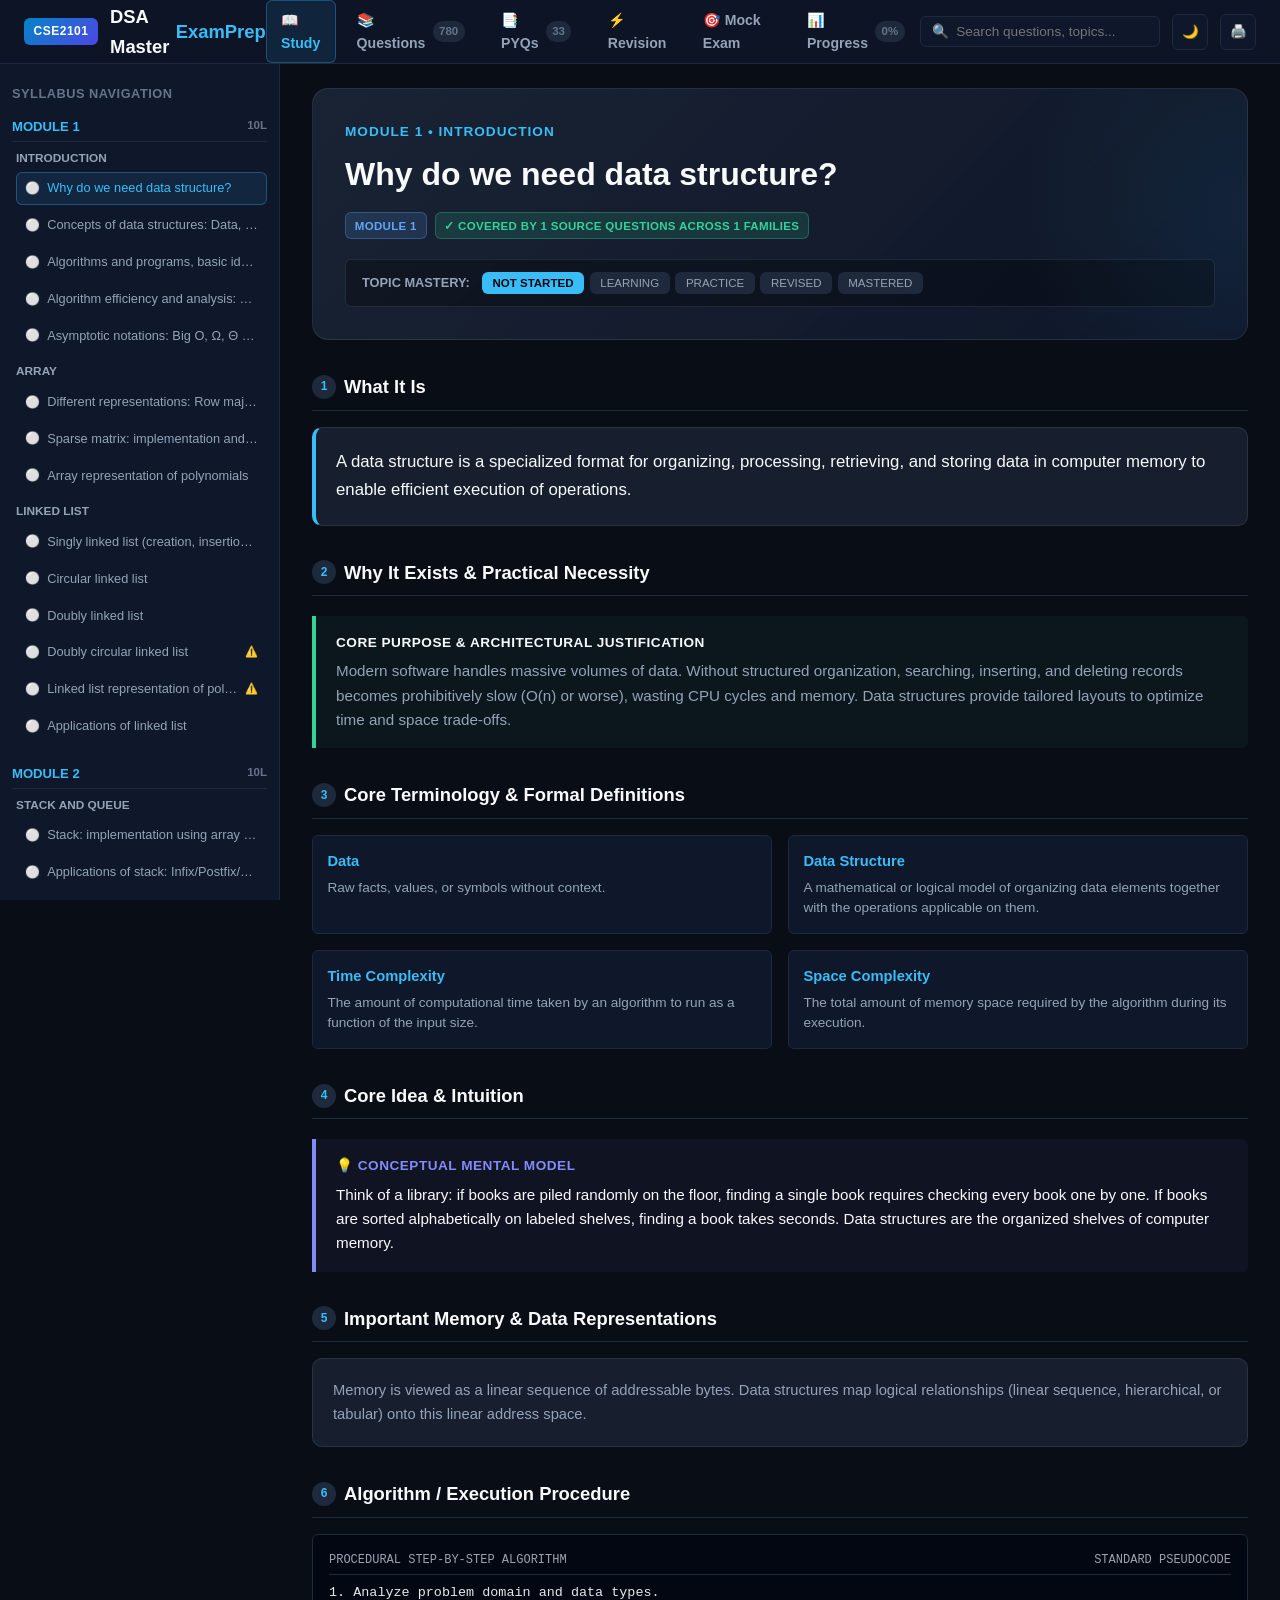
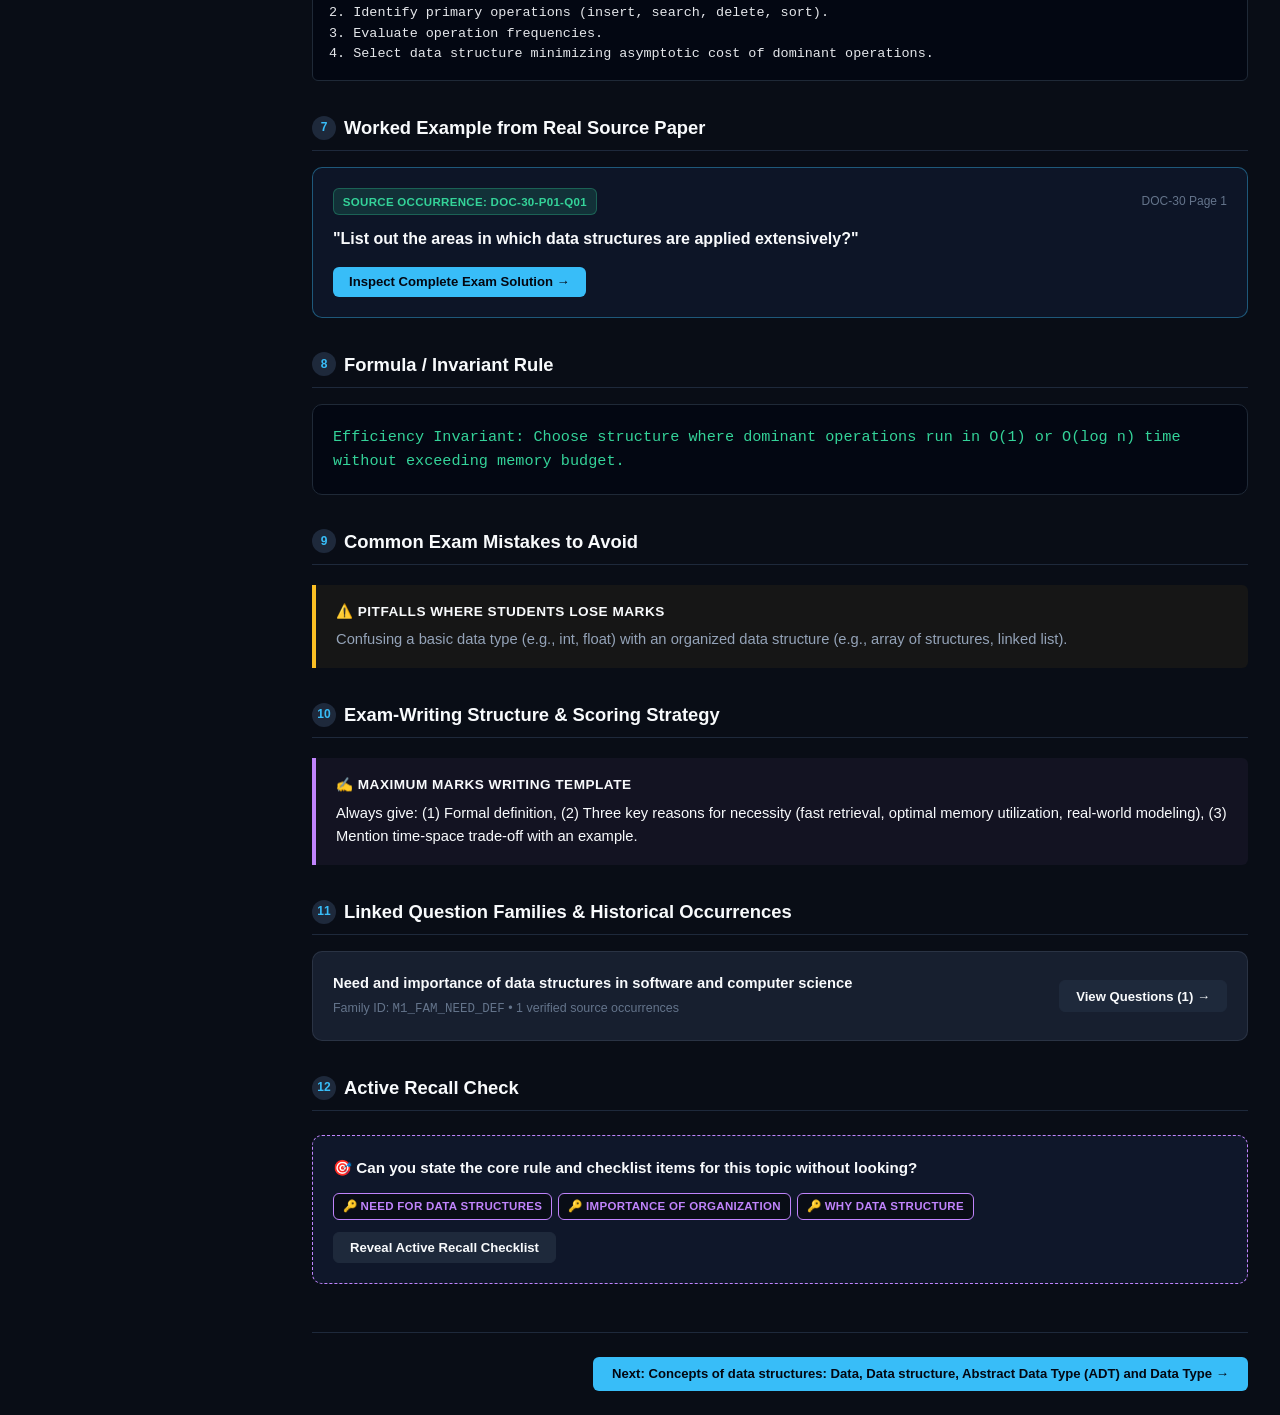
<file: web/index.html>
<!DOCTYPE html>
<html lang="en" data-theme="dark">
<head>
  <meta charset="UTF-8">
  <meta name="viewport" content="width=device-width, initial-scale=1.0">
  <title>CSE2101 / CSEN2101 DSA — Master Exam-Eve Preparation System</title>
  <meta name="description" content="Complete, source-grounded exam preparation digital textbook and question bank for CSE2101 Data Structures & Algorithms.">
  <link rel="stylesheet" href="styles/main.css">
  <link rel="stylesheet" href="styles/components.css">
</head>
<body>
  <!-- Header Bar -->
  <header class="app-header">
    <div class="brand">
      <span class="brand-badge">CSE2101</span>
      <div class="brand-title">DSA Master <span>ExamPrep</span></div>
    </div>

    <!-- Navigation Menu -->
    <nav aria-label="Main Navigation">
      <ul class="nav-menu">
        <li>
          <a class="nav-link active" data-tab="study" id="nav-study">
            📖 Study
          </a>
        </li>
        <li>
          <a class="nav-link" data-tab="questions" id="nav-questions">
            📚 Questions <span class="badge-counter" id="badge-question-count">780</span>
          </a>
        </li>
        <li>
          <a class="nav-link" data-tab="pyq" id="nav-pyq">
            📑 PYQs <span class="badge-counter" id="badge-pyq-count">27</span>
          </a>
        </li>
        <li>
          <a class="nav-link" data-tab="revision" id="nav-revision">
            ⚡ Revision
          </a>
        </li>
        <li>
          <a class="nav-link" data-tab="mock" id="nav-mock">
            🎯 Mock Exam
          </a>
        </li>
        <li>
          <a class="nav-link" data-tab="progress" id="nav-progress">
            📊 Progress <span class="badge-counter" id="badge-progress-pct">0%</span>
          </a>
        </li>
      </ul>
    </nav>

    <!-- Header Actions -->
    <div class="header-actions">
      <div class="search-box-header">
        <span class="search-icon">🔍</span>
        <input type="text" id="global-search-input" placeholder="Search questions, topics..." aria-label="Global search">
      </div>
      <button class="btn-icon" id="btn-theme-toggle" title="Toggle Dark/Light Mode" aria-label="Toggle theme">
        <span id="theme-icon">🌙</span>
      </button>
      <button class="btn-icon" id="btn-print" title="Print Current View" aria-label="Print view">
        <span>🖨️</span>
      </button>
    </div>
  </header>

  <!-- App Main Container -->
  <div class="app-container">
    <!-- Contextual Sidebar -->
    <aside class="sidebar" id="app-sidebar">
      <div id="sidebar-study-content">
        <div style="font-size: 0.8rem; font-weight: 700; text-transform: uppercase; color: var(--text-muted); margin-bottom: 0.75rem; letter-spacing: 0.5px;">
          Syllabus Navigation
        </div>
        <div id="syllabus-tree-container">
          <!-- Populated by study.js -->
        </div>
      </div>

      <div id="sidebar-filter-content" style="display: none;">
        <!-- Populated for question filtering -->
      </div>
    </aside>

    <!-- Main Content Area -->
    <main class="main-content" id="main-viewport">
      <!-- 1. STUDY VIEW -->
      <section class="view-panel active" id="panel-study">
        <div id="study-topic-container">
          <!-- Populated by study.js -->
          <div style="text-align: center; padding: 3rem; color: var(--text-muted);">
            Loading authoritative syllabus and textbook content...
          </div>
        </div>
      </section>

      <!-- 2. QUESTIONS VIEW -->
      <section class="view-panel" id="panel-questions">
        <div class="card" style="margin-bottom: 1.5rem;">
          <div class="card-header">
            <div>
              <h2 class="card-title">Verified Source Question Bank</h2>
              <p style="font-size: 0.85rem; color: var(--text-secondary); margin-top: 0.25rem;">
                Every practice question originates from the 1,260 real source occurrences. Zero synthetic questions.
              </p>
            </div>
            <div style="display: flex; gap: 0.5rem; flex-wrap: wrap;" id="scope-summary-badges">
              <span class="badge badge-in-scope">780 In Scope</span>
              <span class="badge badge-out-of-scope">479 Out of Scope</span>
              <span class="badge badge-ambiguous">1 Ambiguous</span>
            </div>
          </div>

          <!-- Question Filters -->
          <div style="display: grid; grid-template-columns: repeat(auto-fit, minmax(180px, 1fr)); gap: 0.75rem; margin-top: 1rem; padding-top: 1rem; border-top: 1px solid var(--border-subtle);">
            <div>
              <label style="font-size: 0.75rem; font-weight: 700; color: var(--text-muted); display: block; margin-bottom: 0.25rem;">MODULE</label>
              <select id="filter-module" style="width: 100%; padding: 0.45rem; background: var(--bg-secondary); border: 1px solid var(--border-subtle); color: var(--text-primary); border-radius: var(--radius-sm);">
                <option value="ALL">All Modules</option>
                <option value="MODULE_1">Module 1 (Arrays & Linked Lists)</option>
                <option value="MODULE_2">Module 2 (Stacks, Queues & Recursion)</option>
                <option value="MODULE_4">Module 4 (Sorting & Searching)</option>
              </select>
            </div>

            <div>
              <label style="font-size: 0.75rem; font-weight: 700; color: var(--text-muted); display: block; margin-bottom: 0.25rem;">SCOPE</label>
              <select id="filter-scope" style="width: 100%; padding: 0.45rem; background: var(--bg-secondary); border: 1px solid var(--border-subtle); color: var(--text-primary); border-radius: var(--radius-sm);">
                <option value="IN_SCOPE" selected>In Scope Only (780)</option>
                <option value="OUT_OF_SCOPE">Out of Scope (479)</option>
                <option value="AMBIGUOUS">Ambiguous (1)</option>
                <option value="ALL">All Occurrences (1,260)</option>
              </select>
            </div>

            <div>
              <label style="font-size: 0.75rem; font-weight: 700; color: var(--text-muted); display: block; margin-bottom: 0.25rem;">RECURRENCE TIER</label>
              <select id="filter-tier" style="width: 100%; padding: 0.45rem; background: var(--bg-secondary); border: 1px solid var(--border-subtle); color: var(--text-primary); border-radius: var(--radius-sm);">
                <option value="ALL">All Recurrence Tiers</option>
                <option value="HIGH">High Recurrence (15+ occurrences)</option>
                <option value="MODERATE">Moderate (5-14 occurrences)</option>
                <option value="SPORADIC">Sporadic (1-4 occurrences)</option>
              </select>
            </div>

            <div>
              <label style="font-size: 0.75rem; font-weight: 700; color: var(--text-muted); display: block; margin-bottom: 0.25rem;">SEARCH</label>
              <input type="text" id="filter-search" placeholder="Search question text..." style="width: 100%; padding: 0.45rem 0.6rem; background: var(--bg-secondary); border: 1px solid var(--border-subtle); color: var(--text-primary); border-radius: var(--radius-sm);">
            </div>
          </div>
        </div>

        <div id="questions-list-container">
          <!-- Populated by questions.js -->
        </div>
      </section>

      <!-- 3. PYQ VIEW -->
      <section class="view-panel" id="panel-pyq">
        <div class="card" style="margin-bottom: 1.5rem;">
          <div class="card-header">
            <div>
              <h2 class="card-title">Historical Past-Year Exam Papers (PYQs)</h2>
              <p style="font-size: 0.85rem; color: var(--text-secondary); margin-top: 0.25rem;">
                Browse original exam question papers preserved in their exact historical structure.
              </p>
            </div>
            <div style="display: flex; gap: 0.5rem;">
              <select id="pyq-paper-select" style="padding: 0.45rem 0.8rem; background: var(--bg-secondary); border: 1px solid var(--border-subtle); color: var(--text-primary); border-radius: var(--radius-sm); font-weight: 600;">
                <!-- Populated by pyq.js -->
              </select>
            </div>
          </div>
        </div>

        <div id="pyq-content-container">
          <!-- Populated by pyq.js -->
        </div>
      </section>

      <!-- 4. REVISION VIEW -->
      <section class="view-panel" id="panel-revision">
        <div class="card" style="margin-bottom: 1.5rem;">
          <div class="card-header">
            <div>
              <h2 class="card-title">⚡ Rapid Exam Revision Engine</h2>
              <p style="font-size: 0.85rem; color: var(--text-secondary); margin-top: 0.25rem;">
                Tailored for exam eve: zero-fluff formulas, triggers, complexity tables, and common traps.
              </p>
            </div>
            <div style="display: flex; gap: 0.5rem;" class="status-pill-group">
              <button class="status-pill active" data-rev-mode="5min" id="btn-rev-5min">5-Min Final Look</button>
              <button class="status-pill" data-rev-mode="15min" id="btn-rev-15min">15-Min Comparisons</button>
              <button class="status-pill" data-rev-mode="30min" id="btn-rev-30min">30-Min High-Yield</button>
            </div>
          </div>
        </div>

        <div id="revision-content-container">
          <!-- Populated by revision.js -->
        </div>
      </section>

      <!-- 5. MOCK EXAM VIEW -->
      <section class="view-panel" id="panel-mock">
        <div class="card" style="margin-bottom: 1.5rem;">
          <div class="card-header">
            <div>
              <h2 class="card-title">🎯 Exam Simulator & Timed Practice</h2>
              <p style="font-size: 0.85rem; color: var(--text-secondary); margin-top: 0.25rem;">
                Practice under real exam conditions using verified source questions. Zero fabricated items.
              </p>
            </div>
            <div id="mock-timer-display" style="font-family: var(--font-mono); font-size: 1.25rem; font-weight: 700; color: var(--accent-cyan); background: var(--bg-tertiary); padding: 0.35rem 0.85rem; border-radius: var(--radius-sm); border: 1px solid var(--border-subtle);">
              45:00
            </div>
          </div>
        </div>

        <div id="mock-content-container">
          <!-- Populated by mock.js -->
        </div>
      </section>

      <!-- 6. PROGRESS VIEW -->
      <section class="view-panel" id="panel-progress">
        <div class="card" style="margin-bottom: 1.5rem;">
          <div class="card-header">
            <div>
              <h2 class="card-title">📊 Master Syllabus Checklist & Mastery Tracking</h2>
              <p style="font-size: 0.85rem; color: var(--text-secondary); margin-top: 0.25rem;">
                Tracks your learning state across all 31 syllabus topics. Persisted in localStorage.
              </p>
            </div>
            <button class="btn-reveal" id="btn-reset-progress" style="background: rgba(239, 68, 68, 0.15); color: #f87171; border-color: rgba(239, 68, 68, 0.3);">
              Reset Progress
            </button>
          </div>

          <div style="margin: 1rem 0;">
            <div style="display: flex; justify-content: space-between; font-size: 0.85rem; font-weight: 600; margin-bottom: 0.35rem;">
              <span>Overall Syllabus Mastery</span>
              <span id="progress-percent-label">0% Complete (0 / 31 Topics Mastered)</span>
            </div>
            <div class="progress-bar-container">
              <div class="progress-bar-fill" id="progress-bar-master" style="width: 0%;"></div>
            </div>
          </div>
        </div>

        <div id="progress-tree-container">
          <!-- Populated by progress.js -->
        </div>
      </section>
    </main>
  </div>

  <!-- Global Question Solution Modal -->
  <div class="modal-backdrop" id="solution-modal" role="dialog" aria-modal="true" aria-labelledby="modal-q-title">
    <div class="modal-container">
      <div class="modal-header">
        <div>
          <span class="badge badge-module" id="modal-q-module">MODULE 1</span>
          <span class="badge badge-in-scope" id="modal-q-id" style="margin-left: 0.5rem;">DOC-01-P01-Q01</span>
        </div>
        <button class="btn-close" id="btn-modal-close" aria-label="Close modal">&times;</button>
      </div>
      <div class="modal-body" id="modal-body-content">
        <!-- Populated dynamically when question clicked -->
      </div>
    </div>
  </div>

  <!-- Scripts -->
  <script src="js/app.js"></script>
  <script src="js/study.js"></script>
  <script src="js/questions.js"></script>
  <script src="js/pyq.js"></script>
  <script src="js/revision.js"></script>
  <script src="js/mock.js"></script>
  <script src="js/progress.js"></script>
</body>
</html>
</file>
<file: web/styles/main.css>
/* ==========================================================================
   CSE2101 DSA EXAM PREPARATION SYSTEM - CORE DESIGN SYSTEM & STYLES
   ========================================================================== */

:root {
  /* Color Palette - Premium Dark Textbook */
  --bg-primary: #090d16;
  --bg-secondary: #0f172a;
  --bg-tertiary: #1e293b;
  --bg-card: rgba(30, 41, 59, 0.7);
  --bg-hover: #334155;
  --bg-accent: rgba(56, 189, 248, 0.1);

  --border-subtle: #1e293b;
  --border-focus: #38bdf8;
  --border-card: rgba(148, 163, 184, 0.15);

  --text-primary: #f8fafc;
  --text-secondary: #94a3b8;
  --text-muted: #64748b;
  --text-accent: #38bdf8;
  --text-success: #34d399;
  --text-warning: #fbbf24;
  --text-danger: #f87171;

  --accent-cyan: #38bdf8;
  --accent-blue: #60a5fa;
  --accent-indigo: #818cf8;
  --accent-purple: #c084fc;
  --accent-emerald: #34d399;
  --accent-amber: #fbbf24;

  /* Typography */
  --font-main: -apple-system, BlinkMacSystemFont, "Segoe UI", Roboto, "Helvetica Neue", Arial, sans-serif;
  --font-mono: "JetBrains Mono", "Fira Code", Consolas, "Courier New", monospace;

  /* Dimensions */
  --header-height: 64px;
  --sidebar-width: 280px;
  --container-max-width: 1400px;
  --radius-sm: 6px;
  --radius-md: 10px;
  --radius-lg: 16px;

  /* Transitions */
  --transition-fast: 0.15s ease;
  --transition-normal: 0.25s ease;
}

[data-theme="light"] {
  --bg-primary: #f8fafc;
  --bg-secondary: #ffffff;
  --bg-tertiary: #f1f5f9;
  --bg-card: #ffffff;
  --bg-hover: #e2e8f0;
  --bg-accent: rgba(2, 132, 199, 0.08);

  --border-subtle: #e2e8f0;
  --border-focus: #0284c7;
  --border-card: #e2e8f0;

  --text-primary: #0f172a;
  --text-secondary: #475569;
  --text-muted: #94a3b8;
  --text-accent: #0284c7;
  --text-success: #059669;
  --text-warning: #d97706;
  --text-danger: #dc2626;
}

/* Base Reset */
*, *::before, *::after {
  box-sizing: border-box;
  margin: 0;
  padding: 0;
}

body {
  font-family: var(--font-main);
  background-color: var(--bg-primary);
  color: var(--text-primary);
  line-height: 1.6;
  -webkit-font-smoothing: antialiased;
  min-height: 100vh;
  display: flex;
  flex-direction: column;
  overflow-x: hidden;
}

/* Custom Scrollbar */
::-webkit-scrollbar {
  width: 8px;
  height: 8px;
}
::-webkit-scrollbar-track {
  background: var(--bg-primary);
}
::-webkit-scrollbar-thumb {
  background: var(--bg-tertiary);
  border-radius: 4px;
}
::-webkit-scrollbar-thumb:hover {
  background: var(--text-muted);
}

/* Header & Navigation */
.app-header {
  position: sticky;
  top: 0;
  z-index: 100;
  height: var(--header-height);
  background: rgba(15, 23, 42, 0.85);
  backdrop-filter: blur(12px);
  -webkit-backdrop-filter: blur(12px);
  border-bottom: 1px solid var(--border-subtle);
  display: flex;
  align-items: center;
  justify-content: space-between;
  padding: 0 1.5rem;
}

.brand {
  display: flex;
  align-items: center;
  gap: 0.75rem;
  text-decoration: none;
  color: var(--text-primary);
}

.brand-badge {
  background: linear-gradient(135deg, #0284c7, #4f46e5);
  color: white;
  padding: 0.25rem 0.6rem;
  border-radius: var(--radius-sm);
  font-size: 0.75rem;
  font-weight: 700;
  letter-spacing: 0.5px;
}

.brand-title {
  font-size: 1.15rem;
  font-weight: 700;
  display: flex;
  align-items: center;
  gap: 0.4rem;
}

.brand-title span {
  color: var(--accent-cyan);
}

/* Nav Tabs */
.nav-menu {
  display: flex;
  align-items: center;
  gap: 0.35rem;
  list-style: none;
}

.nav-link {
  display: flex;
  align-items: center;
  gap: 0.45rem;
  padding: 0.5rem 0.9rem;
  border-radius: var(--radius-sm);
  color: var(--text-secondary);
  font-size: 0.88rem;
  font-weight: 600;
  text-decoration: none;
  cursor: pointer;
  transition: all var(--transition-fast);
  border: 1px solid transparent;
}

.nav-link:hover {
  color: var(--text-primary);
  background: var(--bg-tertiary);
}

.nav-link.active {
  color: var(--accent-cyan);
  background: var(--bg-accent);
  border-color: rgba(56, 189, 248, 0.3);
}

.nav-link .badge-counter {
  background: var(--bg-tertiary);
  color: var(--text-muted);
  font-size: 0.72rem;
  padding: 0.1rem 0.4rem;
  border-radius: 10px;
}

.nav-link.active .badge-counter {
  background: rgba(56, 189, 248, 0.2);
  color: var(--accent-cyan);
}

/* Header Utilities */
.header-actions {
  display: flex;
  align-items: center;
  gap: 0.75rem;
}

.search-box-header {
  position: relative;
  width: 240px;
}

.search-box-header input {
  width: 100%;
  padding: 0.45rem 0.8rem 0.45rem 2.2rem;
  background: var(--bg-secondary);
  border: 1px solid var(--border-subtle);
  border-radius: var(--radius-sm);
  color: var(--text-primary);
  font-size: 0.85rem;
  outline: none;
  transition: border-color var(--transition-fast);
}

.search-box-header input:focus {
  border-color: var(--border-focus);
}

.search-box-header .search-icon {
  position: absolute;
  left: 0.75rem;
  top: 50%;
  transform: translateY(-50%);
  color: var(--text-muted);
  font-size: 0.85rem;
}

.btn-icon {
  background: var(--bg-secondary);
  border: 1px solid var(--border-subtle);
  color: var(--text-secondary);
  width: 36px;
  height: 36px;
  border-radius: var(--radius-sm);
  display: flex;
  align-items: center;
  justify-content: center;
  cursor: pointer;
  transition: all var(--transition-fast);
}

.btn-icon:hover {
  background: var(--bg-tertiary);
  color: var(--text-primary);
}

/* App Shell Layout */
.app-container {
  display: flex;
  flex: 1;
  max-width: var(--container-max-width);
  margin: 0 auto;
  width: 100%;
}

.sidebar {
  width: var(--sidebar-width);
  flex-shrink: 0;
  border-right: 1px solid var(--border-subtle);
  background: var(--bg-secondary);
  overflow-y: auto;
  height: calc(100vh - var(--header-height));
  position: sticky;
  top: var(--header-height);
  padding: 1.25rem 0.75rem;
}

.main-content {
  flex: 1;
  padding: 1.5rem 2rem;
  overflow-y: auto;
  min-height: calc(100vh - var(--header-height));
}

/* View Sections */
.view-panel {
  display: none;
}

.view-panel.active {
  display: block;
}

/* Print Styles */
@media print {
  .app-header, .sidebar, .header-actions, .filter-bar, .modal-backdrop, .no-print {
    display: none !important;
  }
  body, .main-content {
    background: white !important;
    color: black !important;
    padding: 0 !important;
    margin: 0 !important;
    max-width: 100% !important;
  }
  .card, .solution-body, .exam-ready-box {
    border: 1px solid #ccc !important;
    box-shadow: none !important;
    page-break-inside: avoid;
    margin-bottom: 1.5rem !important;
  }
  a {
    text-decoration: none !important;
    color: black !important;
  }
}

/* Responsive */
@media (max-width: 1024px) {
  .sidebar {
    width: 240px;
  }
  .search-box-header {
    width: 180px;
  }
}

@media (max-width: 768px) {
  .app-container {
    flex-direction: column;
  }
  .sidebar {
    width: 100%;
    height: auto;
    position: static;
    border-right: none;
    border-bottom: 1px solid var(--border-subtle);
  }
  .main-content {
    padding: 1rem;
  }
  .nav-menu {
    overflow-x: auto;
  }
  .search-box-header {
    display: none;
  }
}
</file>
<file: web/styles/components.css>
/* ==========================================================================
   CSE2101 DSA EXAM PREPARATION SYSTEM - COMPONENT STYLES
   ========================================================================== */

/* Cards & Surfaces */
.card {
  background: var(--bg-card);
  border: 1px solid var(--border-card);
  border-radius: var(--radius-md);
  padding: 1.25rem;
  margin-bottom: 1.25rem;
  transition: all var(--transition-fast);
}

.card:hover {
  border-color: rgba(56, 189, 248, 0.3);
  box-shadow: 0 4px 20px -2px rgba(0, 0, 0, 0.4);
}

.card-header {
  display: flex;
  align-items: center;
  justify-content: space-between;
  margin-bottom: 0.75rem;
  gap: 0.75rem;
  flex-wrap: wrap;
}

.card-title {
  font-size: 1.05rem;
  font-weight: 700;
  color: var(--text-primary);
  display: flex;
  align-items: center;
  gap: 0.5rem;
}

/* Badges & Pills */
.badge {
  display: inline-flex;
  align-items: center;
  gap: 0.35rem;
  padding: 0.2rem 0.55rem;
  border-radius: var(--radius-sm);
  font-size: 0.72rem;
  font-weight: 600;
  letter-spacing: 0.3px;
  text-transform: uppercase;
}

.badge-module {
  background: rgba(96, 165, 250, 0.15);
  color: var(--accent-blue);
  border: 1px solid rgba(96, 165, 250, 0.3);
}

.badge-in-scope {
  background: rgba(52, 211, 153, 0.15);
  color: var(--text-success);
  border: 1px solid rgba(52, 211, 153, 0.3);
}

.badge-out-of-scope {
  background: rgba(248, 113, 113, 0.15);
  color: var(--text-danger);
  border: 1px solid rgba(248, 113, 113, 0.3);
}

.badge-ambiguous {
  background: rgba(251, 191, 36, 0.15);
  color: var(--text-warning);
  border: 1px solid rgba(251, 191, 36, 0.3);
}

.badge-tier-high {
  background: rgba(239, 68, 68, 0.15);
  color: #f87171;
  border: 1px solid rgba(239, 68, 68, 0.3);
}

.badge-tier-moderate {
  background: rgba(245, 158, 11, 0.15);
  color: #fbbf24;
  border: 1px solid rgba(245, 158, 11, 0.3);
}

.badge-tier-sporadic {
  background: rgba(148, 163, 184, 0.15);
  color: #94a3b8;
  border: 1px solid rgba(148, 163, 184, 0.3);
}

/* Textbook Structure & Callouts */
.textbook-hero {
  background: linear-gradient(135deg, rgba(30, 41, 59, 0.8), rgba(15, 23, 42, 0.95));
  border: 1px solid var(--border-card);
  border-radius: var(--radius-lg);
  padding: 2rem;
  margin-bottom: 2rem;
  position: relative;
  overflow: hidden;
}

.textbook-hero::after {
  content: "";
  position: absolute;
  top: 0;
  right: 0;
  width: 300px;
  height: 100%;
  background: radial-gradient(circle at right, rgba(56, 189, 248, 0.08), transparent 70%);
  pointer-events: none;
}

.hero-subtitle {
  color: var(--accent-cyan);
  font-size: 0.85rem;
  font-weight: 700;
  text-transform: uppercase;
  letter-spacing: 1px;
  margin-bottom: 0.4rem;
}

.hero-title {
  font-size: 2rem;
  font-weight: 800;
  margin-bottom: 0.75rem;
}

.hero-desc {
  color: var(--text-secondary);
  font-size: 1.05rem;
  max-width: 800px;
  line-height: 1.6;
}

/* Section Box Callouts */
.callout-box {
  border-left: 4px solid var(--accent-cyan);
  background: rgba(56, 189, 248, 0.05);
  padding: 1rem 1.25rem;
  border-radius: 0 var(--radius-sm) var(--radius-sm) 0;
  margin: 1.25rem 0;
}

.callout-box.tip {
  border-left-color: var(--accent-emerald);
  background: rgba(52, 211, 153, 0.05);
}

.callout-box.warning {
  border-left-color: var(--accent-amber);
  background: rgba(251, 191, 36, 0.05);
}

.callout-box.exam-rule {
  border-left-color: var(--accent-purple);
  background: rgba(192, 132, 252, 0.05);
}

.callout-title {
  font-size: 0.85rem;
  font-weight: 700;
  text-transform: uppercase;
  letter-spacing: 0.5px;
  margin-bottom: 0.35rem;
  color: var(--text-primary);
  display: flex;
  align-items: center;
  gap: 0.4rem;
}

/* 12-Section Textbook Blocks */
.tb-section {
  margin-bottom: 2rem;
}

.tb-section-heading {
  font-size: 1.15rem;
  font-weight: 700;
  color: var(--text-primary);
  border-bottom: 1px solid var(--border-subtle);
  padding-bottom: 0.5rem;
  margin-bottom: 1rem;
  display: flex;
  align-items: center;
  gap: 0.5rem;
}

.tb-section-heading .num {
  background: var(--bg-tertiary);
  color: var(--accent-cyan);
  width: 24px;
  height: 24px;
  border-radius: 50%;
  font-size: 0.75rem;
  display: inline-flex;
  align-items: center;
  justify-content: center;
}

/* Terminology Grid */
.term-grid {
  display: grid;
  grid-template-columns: repeat(auto-fill, minmax(320px, 1fr));
  gap: 1rem;
  margin: 1rem 0;
}

.term-card {
  background: var(--bg-secondary);
  border: 1px solid var(--border-subtle);
  border-radius: var(--radius-sm);
  padding: 0.9rem;
}

.term-name {
  font-weight: 700;
  color: var(--accent-cyan);
  font-size: 0.92rem;
  margin-bottom: 0.25rem;
}

.term-def {
  font-size: 0.85rem;
  color: var(--text-secondary);
  line-height: 1.5;
}

/* Code & Pseudocode Blocks */
.code-block {
  background: #030712;
  border: 1px solid #1f2937;
  border-radius: var(--radius-sm);
  padding: 1rem;
  font-family: var(--font-mono);
  font-size: 0.84rem;
  color: #e5e7eb;
  overflow-x: auto;
  margin: 1rem 0;
  line-height: 1.5;
}

.code-header {
  display: flex;
  align-items: center;
  justify-content: space-between;
  margin-bottom: 0.5rem;
  font-size: 0.75rem;
  color: #9ca3af;
  border-bottom: 1px solid #1f2937;
  padding-bottom: 0.35rem;
}

/* Tables */
.table-wrapper {
  overflow-x: auto;
  margin: 1rem 0;
  border-radius: var(--radius-sm);
  border: 1px solid var(--border-subtle);
}

.custom-table {
  width: 100%;
  border-collapse: collapse;
  text-align: left;
  font-size: 0.85rem;
}

.custom-table th {
  background: var(--bg-secondary);
  color: var(--text-primary);
  font-weight: 700;
  padding: 0.75rem 1rem;
  border-bottom: 1px solid var(--border-subtle);
}

.custom-table td {
  padding: 0.75rem 1rem;
  border-bottom: 1px solid var(--border-subtle);
  color: var(--text-secondary);
}

.custom-table tr:hover td {
  background: rgba(255, 255, 255, 0.02);
}

/* SVG Diagram Containers */
.diagram-container {
  display: flex;
  justify-content: center;
  align-items: center;
  background: var(--bg-secondary);
  border: 1px solid var(--border-subtle);
  border-radius: var(--radius-md);
  padding: 1.5rem;
  margin: 1.25rem 0;
}

/* Active Recall Interactive Blocks */
.recall-block {
  background: var(--bg-secondary);
  border: 1px dashed var(--accent-purple);
  border-radius: var(--radius-md);
  padding: 1.25rem;
  margin: 1.5rem 0;
}

.recall-prompt {
  font-weight: 700;
  font-size: 0.95rem;
  color: var(--text-primary);
  margin-bottom: 0.75rem;
}

.recall-hidden-content {
  display: none;
  background: var(--bg-primary);
  border-radius: var(--radius-sm);
  padding: 1rem;
  margin-top: 0.75rem;
  border: 1px solid var(--border-subtle);
}

.recall-hidden-content.revealed {
  display: block;
}

.btn-reveal {
  background: var(--bg-tertiary);
  color: var(--text-primary);
  border: 1px solid var(--border-subtle);
  padding: 0.45rem 1rem;
  border-radius: var(--radius-sm);
  font-size: 0.82rem;
  font-weight: 600;
  cursor: pointer;
  transition: all var(--transition-fast);
}

.btn-reveal:hover {
  background: var(--accent-purple);
  color: white;
  border-color: var(--accent-purple);
}

/* Modal Viewport for Question Solution Inspection */
.modal-backdrop {
  position: fixed;
  inset: 0;
  background: rgba(0, 0, 0, 0.75);
  backdrop-filter: blur(4px);
  z-index: 1000;
  display: none;
  align-items: center;
  justify-content: center;
  padding: 1.5rem;
}

.modal-backdrop.active {
  display: flex;
}

.modal-container {
  background: var(--bg-secondary);
  border: 1px solid var(--border-card);
  border-radius: var(--radius-lg);
  max-width: 900px;
  width: 100%;
  max-height: 90vh;
  overflow-y: auto;
  box-shadow: 0 20px 40px -10px rgba(0, 0, 0, 0.7);
  display: flex;
  flex-direction: column;
}

.modal-header {
  padding: 1.25rem 1.5rem;
  border-bottom: 1px solid var(--border-subtle);
  display: flex;
  align-items: center;
  justify-content: space-between;
  position: sticky;
  top: 0;
  background: var(--bg-secondary);
  z-index: 10;
}

.modal-body {
  padding: 1.5rem;
  overflow-y: auto;
}

.btn-close {
  background: transparent;
  border: none;
  color: var(--text-muted);
  font-size: 1.4rem;
  cursor: pointer;
  display: flex;
  align-items: center;
  justify-content: center;
  padding: 0.2rem;
}

.btn-close:hover {
  color: var(--text-primary);
}

/* Progress & Checklist */
.progress-bar-container {
  background: var(--bg-tertiary);
  border-radius: 10px;
  height: 8px;
  overflow: hidden;
  margin: 0.5rem 0;
}

.progress-bar-fill {
  height: 100%;
  background: linear-gradient(90deg, #38bdf8, #34d399);
  transition: width 0.3s ease;
}

/* Status Radio Selectors */
.status-pill-group {
  display: flex;
  gap: 0.35rem;
  flex-wrap: wrap;
}

.status-pill {
  font-size: 0.72rem;
  padding: 0.25rem 0.6rem;
  border-radius: var(--radius-sm);
  background: var(--bg-tertiary);
  color: var(--text-secondary);
  cursor: pointer;
  border: 1px solid transparent;
  transition: all var(--transition-fast);
}

.status-pill:hover {
  border-color: var(--text-muted);
}

.status-pill.active {
  background: var(--accent-cyan);
  color: #030712;
  font-weight: 700;
}
</file>
